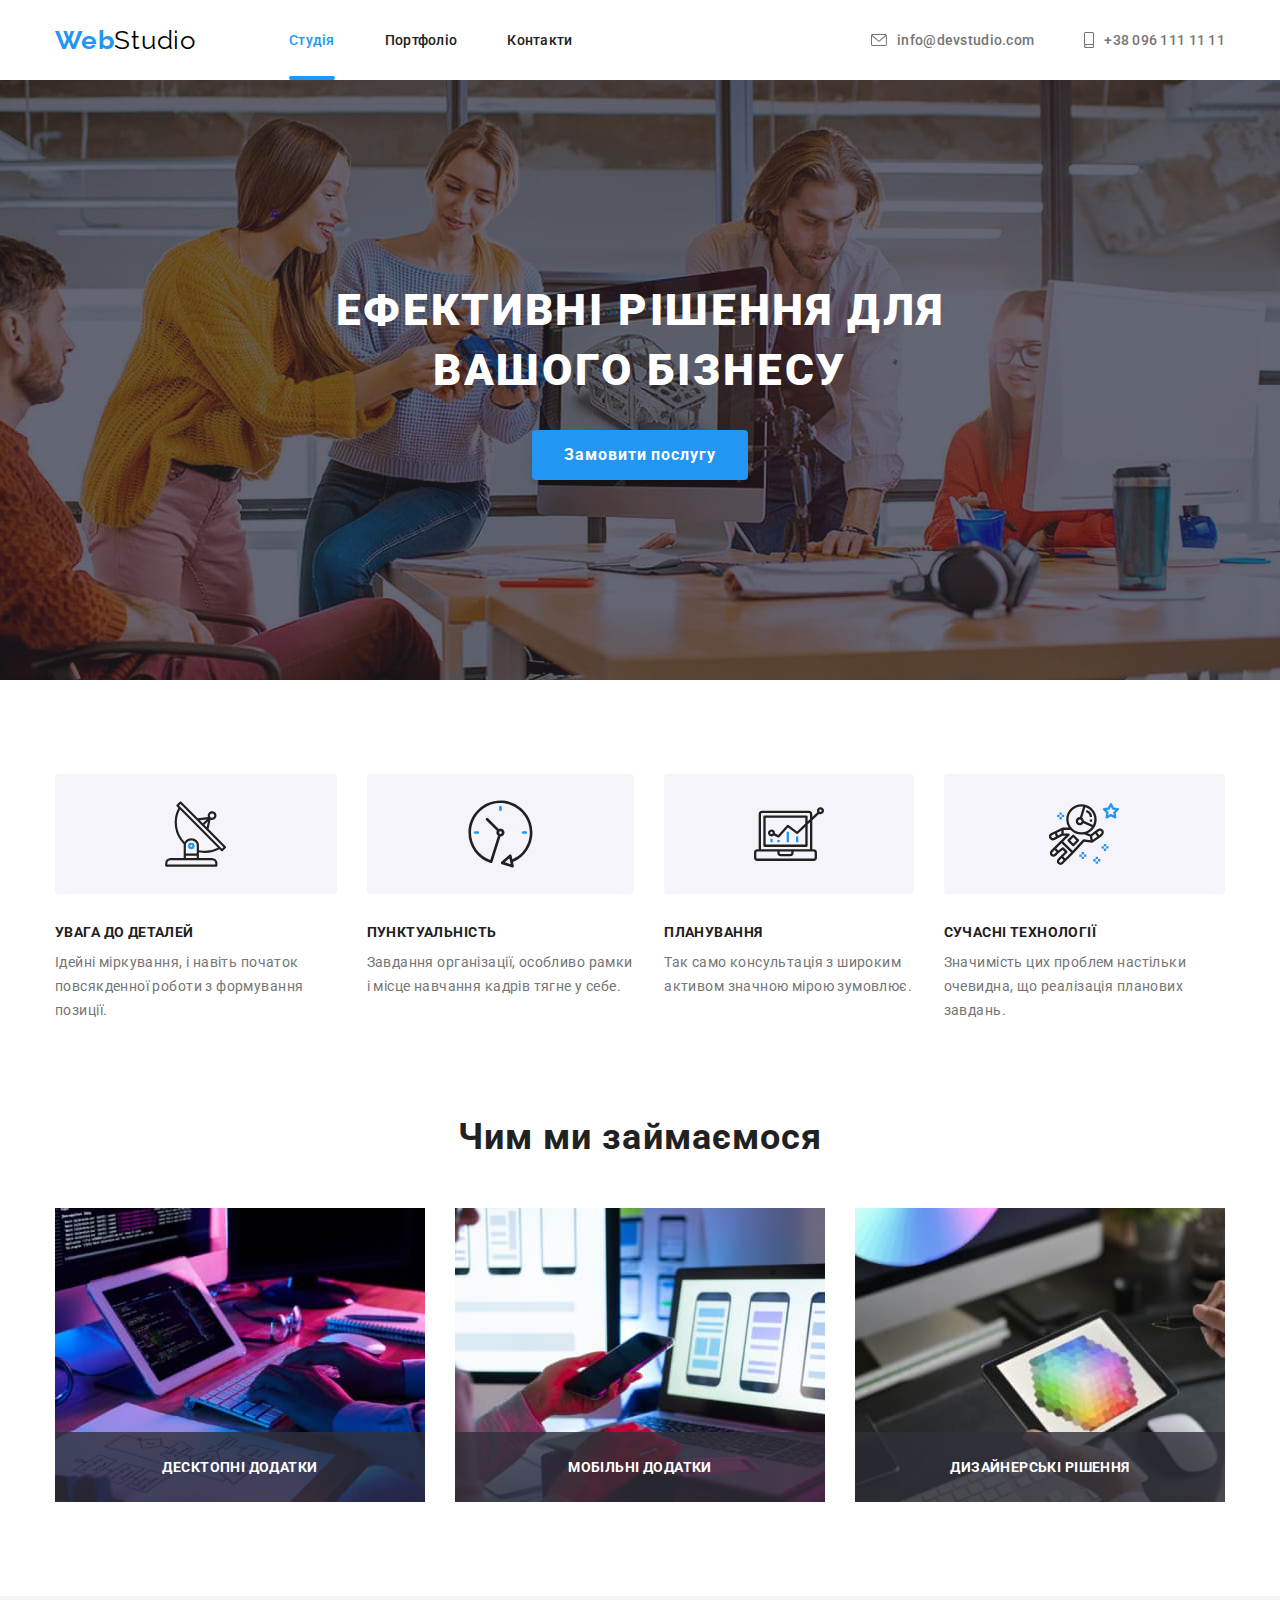
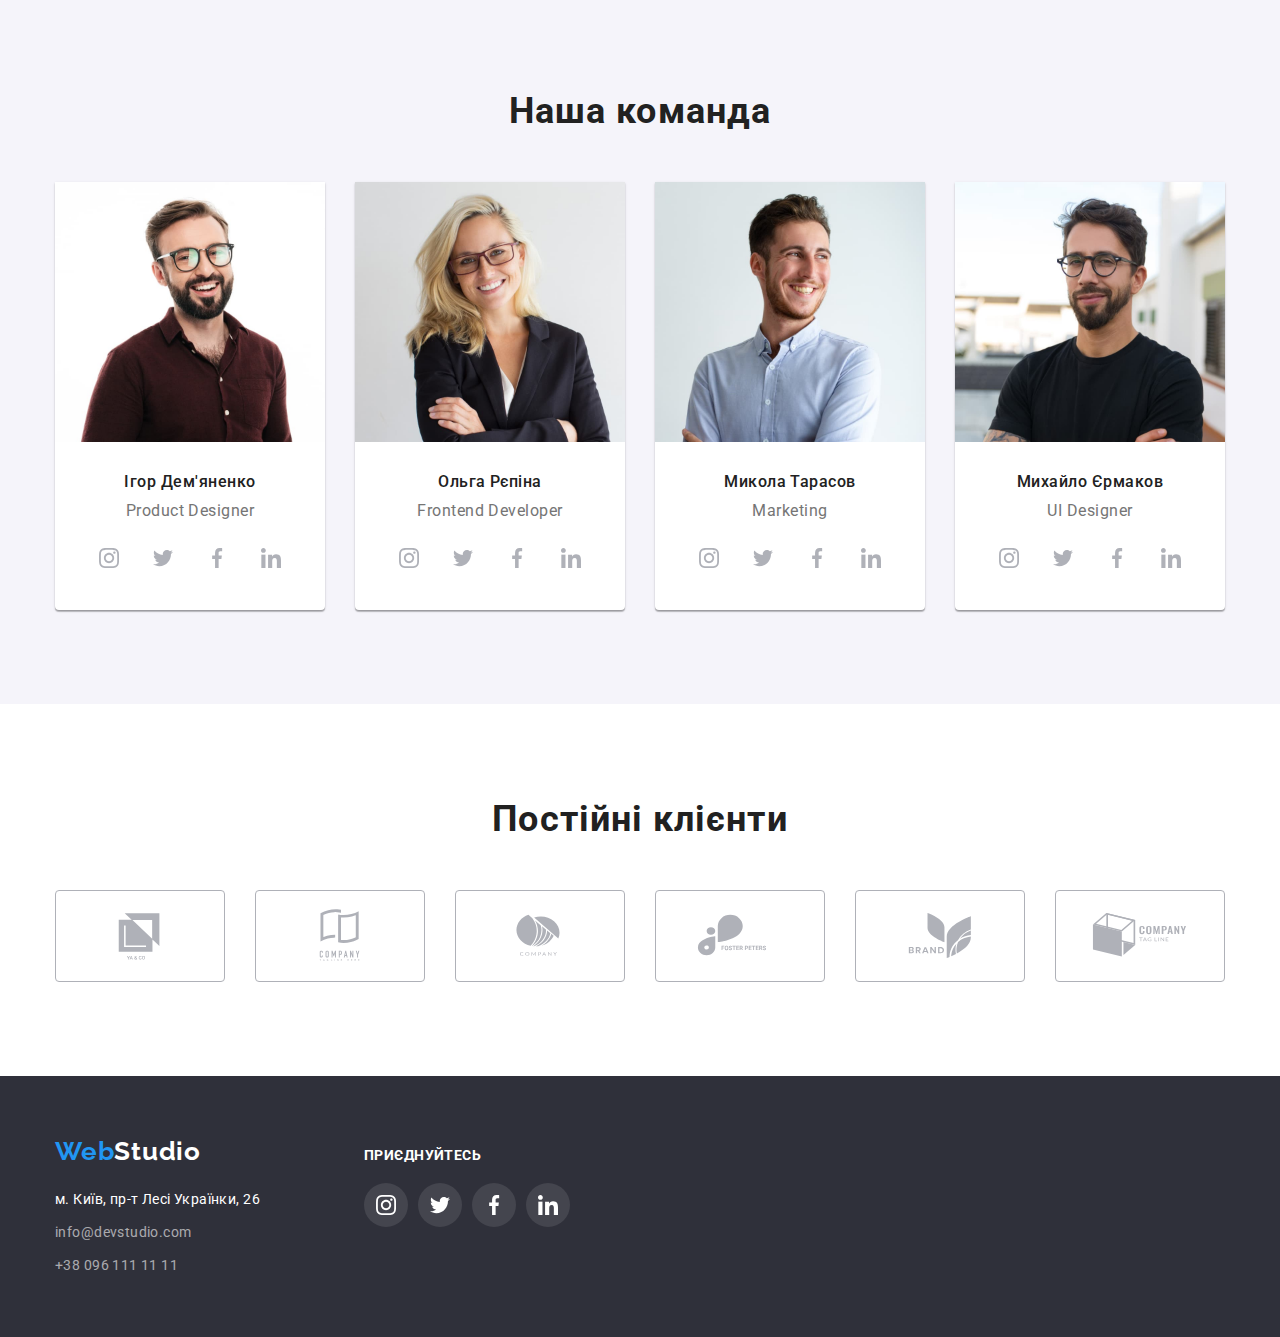
<file: index.html>
<!DOCTYPE html>
<html lang="en">
  <head>
    <meta charset="UTF-8" />
    <meta http-equiv="X-UA-Compatible" content="IE=edge" />
    <meta name="viewport" content="width=device-width, initial-scale=1.0" />
    <title>WebStudio</title>
    <link rel="preconnect" href="https://fonts.googleapis.com" />
    <link rel="preconnect" href="https://fonts.gstatic.com" crossorigin />
    <link
      href="https://fonts.googleapis.com/css2?family=Raleway:wght@700&family=Roboto:wght@400;500;700;900&display=swap"
      rel="stylesheet"
    />
    <link rel="stylesheet" href="https://cdn.jsdelivr.net/npm/modern-normalize@1.1.0/modern-normalize.min.css">
    <link rel="stylesheet" href="./css/style.css" />
  </head>
  <body>
    <header>
      <div class="container header-container">
      <nav class="header-logo">
        <a href="./index.html" class="logo">
          <span class="first-part">Web</span><span class="last-part">Studio</span>
        </a>
        <ul class="header-list list">
          <li class="header-list-item">
            <a href="./index.html" class="header-list-link current link">Cтудія</a>
          </li>
          <li class="header-list-item">
            <a href="./portfolio.html" class="header-list-link  link">Портфоліо</a>
          </li>
          <li class="header-list-item"><a href="" class="header-list-link link">Контакти</a></li>
        </ul>
      </nav>
        <div class="header-group">
        <a class="header-mailto link"
         href="mailto:info@devstudio.com">
         <svg class="url-group-icons" width="16" height="12">
              <use href="./img/icons/icons2.svg#icon-envelope"></use>
            </svg>
         info@devstudio.com
        </a>
      <a class="header-tel link" href="tel:+380961111111">
        <svg class="url-group-icons" width="10px" height="16px">
           <use href="./img/icons/icons2.svg#icon-smartphone"></use> </svg>
        +38 096 111 11 11</a>
      </div>
      </div>
    </header>
    <main>
       <section class="hero">
        <div class="container">
        <h1 class="hero-title">Ефективні рішення для вашого бізнесу</h1>
        <button data-modal-open class="hero-btn btn" type="button">Замовити послугу</button>
        </div>
      </section>
      <section class="feature-section sec">
         <div class="container">
        <h2 class="visually-hidden">Наші переваги</h2>
        <ul class="feature-list list">
          <li class="feature-list-item">
            <div class="icon-img">
               <svg class="feature-icons" width="65.32px" height="70px">
           <use href="./img/icons/icons.svg#icon-antenna"></use> </svg>
            </div>
            <h3 class="feature-list-h3">УВАГА ДО ДЕТАЛЕЙ</h3>
            <p class="feature-list-p">
              Ідейні міркування, і навіть початок повсякденної роботи з формування позиції.
            </p>
          </li>
          <li class="feature-list-item icon-clock">
            <div class="icon-img">
               <svg class="feature-icons" width="66.96px" height="70px">
           <use href="./img/icons/icons.svg#icon-clock"></use> </svg>
            </div>
            <h3 class="feature-list-h3">ПУНКТУАЛЬНІСТЬ</h3>
            <p class="feature-list-p">
              Завдання організації, особливо рамки і місце навчання кадрів тягне у себе.
            </p>
          </li>
          <li class="feature-list-item icon-comp">
            <div class="icon-img">
               <svg class="feature-icons" width="70px" height="70px">
           <use href="./img/icons/icons.svg#icon-diagram"></use> </svg>
            </div>
            <h3 class="feature-list-h3">ПЛАНУВАННЯ</h3>
            <p class="feature-list-p">
              Так само консультація з широким активом значною мірою зумовлює.
            </p>
          </li>
          <li class="feature-list-item icon-astronaut">
            <div class="icon-img">
               <svg class="feature-icons" width="70px" height="70px">
           <use href="./img/icons/icons.svg#icon-astronaut"></use> </svg>
            </div>
            <h3 class="feature-list-h3">СУЧАСНІ ТЕХНОЛОГІЇ</h3>
            <p class="feature-list-p">
              Значимість цих проблем настільки очевидна, що реалізація планових завдань.
            </p>
          </li>
        </ul>
      </div>
      </section>
      <section class="about section sec">
        <div class="container">
        <h2 class="h-about">Чим ми займаємося</h2>
        <ul class="about-list list">
          <li class="about-list-item">
            <div class="about-about">
            <img src="./img/img1.jpg" width="370" height="294" alt="makingcode" />
            <p class="deco-about">Десктопні додатки</p>
            </div>
          </li>
          <li class="about-list-item">
            <div class="about-about">
            <img src="img/img2.jpg" width="370" height="294" alt="designeforphone" />
            <p class="deco-about">Мобільні додатки</p>
            </div>
          </li>
          <li class="about-list-item">
            <div class="about-about">
            <img src="img/img3.jpg" width="370" height="294" alt="colors" />
            <p class="deco-about">Дизайнерські рішення</p>
            </div>
          </li>
        </ul>
        </div>
      </section>
      <section class="team sec">
        <div class="container">
        <h2 class="our-team">Наша команда</h2>
        <ul class="team-list list">
          <li class="teammate">
            <img src="img/img4.jpg" width="270" height="260" alt="PhotoOfIgor" />
            <div class="teammmate-about">
            <h3 class="name">Ігор Дем'яненко</h3>
            <p class="job">Product Designer</p>
            <ul class="social-list list">
              <li class="social-iteam">
                <a class="social-link link"
                href="https://www.instagram.com/"
                aria-label="instagram"
                target="_blank"
                rel="nofollow noopener noreferrer">
                <svg class="social-icon" width="20px" height="20px">
                  <use href="./img/icons/icons2.svg#icon-instagram" >
                  </use>
                </svg>
              </a>
             </li>
              <li class="social-iteam">
                <a class="social-link link"
                href="https://www.instagram.com/"
                aria-label="instagram"
                target="_blank"
                rel="nofollow noopener noreferrer">
                <svg class="social-icon" width="20px" height="20px">
                  <use href="./img/icons/icons2.svg#icon-twitter" >
                  </use>
                </svg>
              </a>
             </li>
              <li class="social-iteam">
                <a class="social-link link"
                href="https://www.instagram.com/"
                aria-label="instagram"
                target="_blank"
                rel="nofollow noopener noreferrer">
                <svg class="social-icon" width="20px" height="20px">
                  <use href="./img/icons/icons2.svg#icon-facebook" >
                  </use>
                </svg>
              </a>
             </li>
             <li class="social-iteam">
                <a class="social-link link"
                href="https://www.instagram.com/"
                aria-label="instagram"
                target="_blank"
                rel="nofollow noopener noreferrer">
                <svg class="social-icon" width="20px" height="20px">
                  <use href="./img/icons/icons2.svg#icon-linkedin" >
                  </use>
                </svg>
              </a>
             </li>
            </ul>
          </li>
          <li class="teammate">
            <img src="img/img5.jpg" width="270" height="260" alt="PhotoOfOlga" />
            <div class="teammmate-about">
            <h3 class="name">Ольга Рєпіна</h3>
            <p class="job">Frontend Developer</p>
            <ul class="social-list list">
              <li class="social-iteam">
                <a class="social-link link"
                href="https://www.instagram.com/"
                aria-label="instagram"
                target="_blank"
                rel="nofollow noopener noreferrer">
                <svg class="social-icon" width="20px" height="20px">
                  <use href="./img/icons/icons2.svg#icon-instagram" >
                  </use>
                </svg>
              </a>
             </li>
              <li class="social-iteam">
                <a class="social-link link"
                href="https://www.instagram.com/"
                aria-label="instagram"
                target="_blank"
                rel="nofollow noopener noreferrer">
                <svg class="social-icon" width="20px" height="20px">
                  <use href="./img/icons/icons2.svg#icon-twitter" >
                  </use>
                </svg>
              </a>
             </li>
              <li class="social-iteam">
                <a class="social-link link"
                href="https://www.instagram.com/"
                aria-label="instagram"
                target="_blank"
                rel="nofollow noopener noreferrer">
                <svg class="social-icon" width="20px" height="20px">
                  <use href="./img/icons/icons2.svg#icon-facebook" >
                  </use>
                </svg>
              </a>
             </li>
             <li class="social-iteam">
                <a class="social-link link"
                href="https://www.instagram.com/"
                aria-label="instagram"
                target="_blank"
                rel="nofollow noopener noreferrer">
                <svg class="social-icon" width="20px" height="20px">
                  <use href="./img/icons/icons2.svg#icon-linkedin" >
                  </use>
                </svg>
              </a>
             </li>
            </ul>
          </li>
          <li class="teammate">
            <img src="img/img6.jpg" width="270" height="260" alt="PhotoOfMikola" />
            <div class="teammmate-about">
            <h3 class="name">Микола Тарасов</h3>
            <p class="job">Marketing</p>
            <ul class="social-list list">
              <li class="social-iteam">
                <a class="social-link link"
                href="https://www.instagram.com/"
                aria-label="instagram"
                target="_blank"
                rel="nofollow noopener noreferrer">
                <svg class="social-icon" width="20px" height="20px">
                  <use href="./img/icons/icons2.svg#icon-instagram" >
                  </use>
                </svg>
              </a>
             </li>
              <li class="social-iteam">
                <a class="social-link link"
                href="https://www.instagram.com/"
                aria-label="instagram"
                target="_blank"
                rel="nofollow noopener noreferrer">
                <svg class="social-icon" width="20px" height="20px">
                  <use href="./img/icons/icons2.svg#icon-twitter" >
                  </use>
                </svg>
              </a>
             </li>
              <li class="social-iteam">
                <a class="social-link link"
                href="https://www.instagram.com/"
                aria-label="instagram"
                target="_blank"
                rel="nofollow noopener noreferrer">
                <svg class="social-icon" width="20px" height="20px">
                  <use href="./img/icons/icons2.svg#icon-facebook" >
                  </use>
                </svg>
              </a>
             </li>
             <li class="social-iteam">
                <a class="social-link link"
                href="https://www.instagram.com/"
                aria-label="instagram"
                target="_blank"
                rel="nofollow noopener noreferrer">
                <svg class="social-icon" width="20px" height="20px">
                  <use href="./img/icons/icons2.svg#icon-linkedin" >
                  </use>
                </svg>
              </a>
             </li>
            </ul>
          </li>
          <li class="teammate">
            <img src="img/img7.jpg" width="270" height="260" alt="PhotoOfMihaylo" />
            <div class="teammmate-about">
            <h3 class="name">Михайло Єрмаков</h3>
            <p class="job">UI Designer</p>
            <ul class="social-list list">
              <li class="social-iteam">
                <a class="social-link link"
                href="https://www.instagram.com/"
                aria-label="instagram"
                target="_blank"
                rel="nofollow noopener noreferrer">
                <svg class="social-icon" width="20px" height="20px">
                  <use href="./img/icons/icons2.svg#icon-instagram" >
                  </use>
                </svg>
              </a>
             </li>
              <li class="social-iteam">
                <a class="social-link link"
                href="https://www.instagram.com/"
                aria-label="instagram"
                target="_blank"
                rel="nofollow noopener noreferrer">
                <svg class="social-icon" width="20px" height="20px">
                  <use href="./img/icons/icons2.svg#icon-twitter" >
                  </use>
                </svg>
              </a>
             </li>
              <li class="social-iteam">
                <a class="social-link link"
                href="https://www.instagram.com/"
                aria-label="instagram"
                target="_blank"
                rel="nofollow noopener noreferrer">
                <svg class="social-icon" width="20px" height="20px">
                  <use href="./img/icons/icons2.svg#icon-facebook" >
                  </use>
                </svg>
              </a>
             </li>
             <li class="social-iteam">
                <a class="social-link link"
                href="https://www.instagram.com/"
                aria-label="instagram"
                target="_blank"
                rel="nofollow noopener noreferrer">
                <svg class="social-icon" width="20px" height="20px">
                  <use href="./img/icons/icons2.svg#icon-linkedin" >
                  </use>
                </svg>
              </a>
             </li>
            </ul>
          </li>
        </ul>
        </div>
      </section>
      <section class="clients sec">
        <div class="container">
       <h2 class="our-clients">Постійні клієнти</h2>
       <ul class="clients-list list">
        <li class="client-iteam">
        <a class="client-link link"
                href="./"
                aria-label="client"
                target="_blank"
                rel="nofollow noopener noreferrer">
            <svg class="clients-icon" width="106px" height="60px">
                <use href="./img/icons/icons2.svg#icon-Logo1" >
                </use>
            </svg>
        </a>
        </li>
        <li class="client-iteam">
           <a class="client-link link"
                href="./"
                aria-label="client"
                target="_blank"
                rel="nofollow noopener noreferrer">
            <svg class="clients-icon" width="106px" height="60px">
                <use href="./img/icons/icons2.svg#icon-Logo2" >
                </use>
            </svg>
           </a>
        </li>
        <li class="client-iteam">
           <a class="client-link link"
                href="./"
                aria-label="client"
                target="_blank"
                rel="nofollow noopener noreferrer">
            <svg class="clients-icon" width="106px" height="60px">
                <use href="./img/icons/icons2.svg#icon-Logo3" >
                </use>
            </svg>
           </a>
        </li>
        <li class="client-iteam">
           <a class="client-link link"
                href="./"
                aria-label="client"
                target="_blank"
                rel="nofollow noopener noreferrer">
            <svg class="clients-icon" width="106px" height="60px">
                <use href="./img/icons/icons2.svg#icon-Logo" >
                </use>
            </svg>
           </a>
        </li>
        <li class="client-iteam">
           <a class="client-link link"
                href="./"
                aria-label="client"
                target="_blank"
                rel="nofollow noopener noreferrer">
            <svg class="clients-icon" width="106px" height="60px">
                <use href="./img/icons/icons2.svg#icon-Logo5" >
                </use>
            </svg>
           </a>
        </li>
        <li class="client-iteam">
           <a class="client-link link"
                href="./"
                aria-label="client"
                target="_blank"
                rel="nofollow noopener noreferrer">
            <svg class="clients-icon" width="106px" height="60px">
                <use href="./img/icons/icons2.svg#icon-Logo6" >
                </use>
            </svg>
           </a>
        </li>
       </ul>
        </div>
      </section>
      </main>
    <footer class="footerride">
      <div class="footercontain container">
      <div class=" footer-list">
      <a href="./index.html" class="logo foot">
        <span class="first-part">Web</span><span class="last-part-footer">Studio</span>
      </a>
      <address class="address">
        <ul class="address-list list">
          <li class="add-list-item">
            <a
              class="footer-map-link list link"
              href="https://goo.gl/maps/yoNZSvFZ2nC8nKNN8"
              target="_blank"
              rel="noopener noreferrer nofollow"
              >м. Київ, пр-т Лесі Українки, 26
            </a>
          </li>
          <li class="add-list-item">
            <a class="footer-mailto-link list link" href="mailto:info@devstudio.com"
              >info@devstudio.com</a
            >
          </li>
          <li class="add-list-item">
            <a class="footer-tel-link list link" href="tel:+380961111111">+38 096 111 11 11</a>
          </li>
        </ul>
      </address>
      </div>
      <div class="join-h">
        <p class="join-us">Приєднуйтесь</p>
        <ul class="join-list list link">
          <li class="join-iteam">
            <a class="join-link link"
                href="https://www.instagram.com/"
                aria-label="instagram"
                target="_blank"
                rel="nofollow noopener noreferrer">
                <svg class="join-icon" width="20px" height="20px">
                  <use href="./img/icons/icons2.svg#icon-instagram" >
                  </use>
                </svg>
              </a>
          </li>
          <li class="join-iteam">
            <a class="join-link link"
                href="https://www.instagram.com/"
                aria-label="twi"
                target="_blank"
                rel="nofollow noopener noreferrer">
                <svg class="join-icon" width="20px" height="20px">
                  <use href="./img/icons/icons2.svg#icon-twitter" >
                  </use>
                </svg>
              </a>
          </li>
          <li class="join-iteam">
            <a class="join-link link"
                href="https://www.instagram.com/"
                aria-label="facebook"
                target="_blank"
                rel="nofollow noopener noreferrer">
                <svg class="join-icon" width="20px" height="20px">
                  <use href="./img/icons/icons2.svg#icon-facebook" >
                  </use>
                </svg>
              </a>
          </li>
           <li class="join-iteam">
            <a class="join-link link"
                href="https://www.instagram.com/"
                aria-label="in"
                target="_blank"
                rel="nofollow noopener noreferrer">
                <svg class="join-icon" width="20px" height="20px">
                  <use href="./img/icons/icons2.svg#icon-linkedin" >
                  </use>
                </svg>
              </a>
          </li>
        </ul>
      </div>
    </footer>
    <div class="backdrop is-hidden" data-modal>
      <div class="modal">
        <button  data-modal-close class="modal-close" type="button>" >
          <svg class="modal-close-img" width="30px" height="30px">
        <use href="./img/icons/close (2).svg#icon-close-black-18dp-2-1"></use>
      </svg>
        </button>
      </div>
    </div>
    <script src="./js/modal.js"></script>
  </body>
</html>
</file>
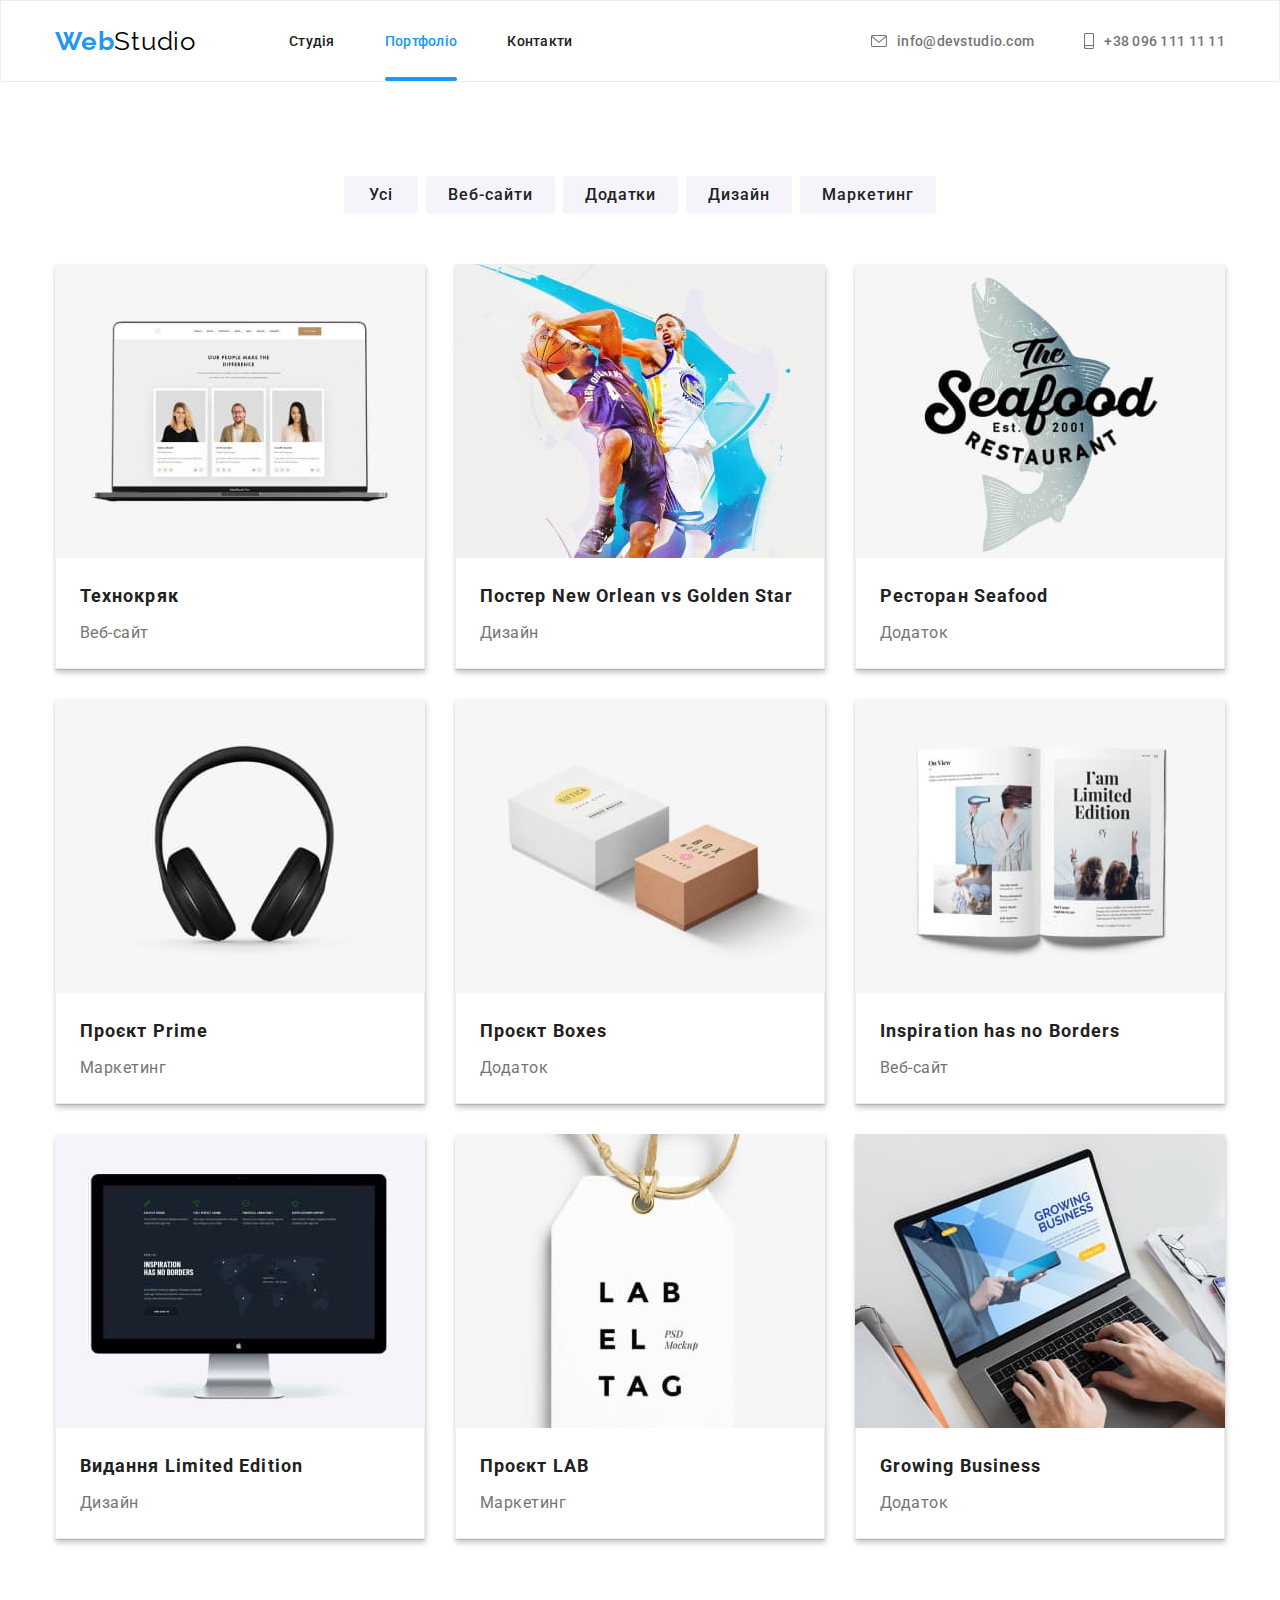
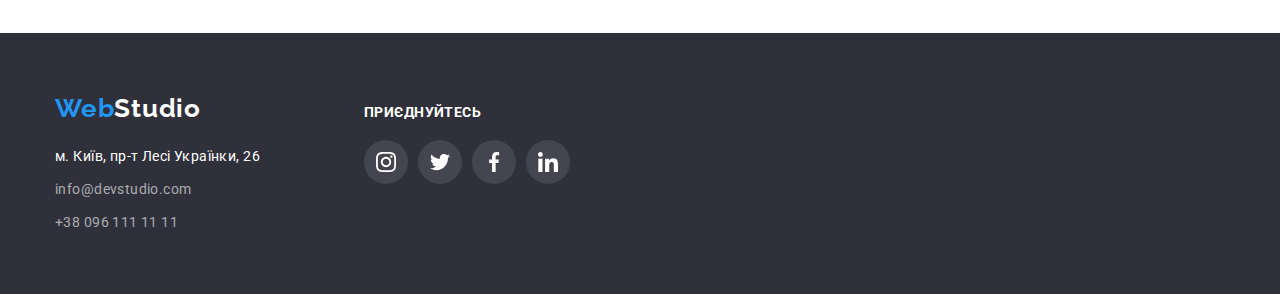
<file: portfolio.html>
<!DOCTYPE html>
<html lang="en">
  <head>
    <meta charset="UTF-8" />
    <meta http-equiv="X-UA-Compatible" content="IE=edge" />
    <meta name="viewport" content="width=device-width, initial-scale=1.0" />
    <link rel="preconnect" href="https://fonts.googleapis.com">
<link rel="preconnect" href="https://fonts.gstatic.com" crossorigin>
<link href="https://fonts.googleapis.com/css2?family=Raleway:wght@700&family=Roboto:wght@400;500;700;900&display=swap" rel="stylesheet">
<link rel="stylesheet" href="https://cdn.jsdelivr.net/npm/modern-normalize@1.1.0/modern-normalize.min.css">
<link rel="stylesheet" href="./css/style.css">
 <link rel="stylesheet" href="https://cdn.jsdelivr.net/npm/modern-normalize@1.1.0/modern-normalize.min.css">
    <link rel="stylesheet" href="./css/style.css" />
    <title>WebStudio</title>
  </head>
  <body>
    <header class="brd">
      <div class="container header-container">
      <nav class="header-logo">
        <a href="./index.html" class="logo">
          <span class="first-part">Web</span><span class="last-part">Studio</span>
        </a>
        <ul class="header-list list">
          <li class="header-list-item">
            <a href="./index.html" class="header-list-link link">Cтудія</a>
          </li>
          <li class="header-list-item">
            <a href="./portfolio.html" class="header-list-link current  link">Портфоліо</a>
          </li>
          <li class="header-list-item"><a href="" class="header-list-link link">Контакти</a></li>
        </ul>
      </nav>
        <div class="header-group">
        <a class="header-mailto link"
         href="mailto:info@devstudio.com">
         <svg class="url-group-icons" width="16" height="12">
              <use href="./img/icons/icons2.svg#icon-envelope"></use>
            </svg>
         info@devstudio.com
        </a>
      <a class="header-tel link" href="tel:+380961111111">
        <svg class="url-group-icons" width="10px" height="16px">
           <use href="./img/icons/icons2.svg#icon-smartphone"></use> </svg>
        +38 096 111 11 11</a>
      </div>
      </div>
    </header>
    <main>
      <section class="portfolio sec">
      <h1 class="h1-hidden">Портфоліо</h1>
      <div class="container ">
           <ul class="prj-btn-l list">
           <li><button class="prj-btn all" type="button">Усі</button></li>
           <li><button class="prj-btn webs" type="button">Веб-сайти</button></li>
           <li><button class="prj-btn apps" type="button">Додатки</button></li>
           <li><button class="prj-btn design" type="button">Дизайн</button></li>
           <li><button class="prj-btn market" type="button">Маркетинг</button></li>
           </ul>
          <ul class="prj-list list">
            <li class="prj-list-item"> 
            <a class="prj-link link"
                href="./"
                aria-label="prj"
                target="_blank"
                rel="nofollow noopener noreferrer"> 
            <div class="prj-about">
            <img 
            src="./img/img16.jpg"
            width="370"
            height="294"
            top="262"
            left="215"
            alt="texnokryak">
            <div class="portfolio-card-overlay">
              <p class="overlay-text">
                Ресурс пропонує комплексні пропозиції з різним рівнем функціоналу та сервісів. Все це дозволить відвідувачу отримати вичерпні відомості про компанію чи приватну особу.
              </p>
            </div>
              </div>
            <div class="prj-img-text">
                <h2 class="prj-img-h2">Технокряк</h2>
                <p class="prj-img-p">Веб-сайт</p>
            </div>
            </img>
          </a> 
        </li>
        <li class="prj-list-item">
          <a class="prj-link link"
                href="./"
                aria-label="prj"
                target="_blank"
                rel="nofollow noopener noreferrer">
            <div class="prj-about">
            <img src="./img/img 8.jpg" 
            width="370"
            height="294"
            top="262"
            left="215"
            alt="backetballplayers">
             <div class="portfolio-card-overlay">
              <p class="overlay-text">
                Ресурс пропонує комплексні пропозиції з різним рівнем функціоналу та сервісів. Все це дозволить відвідувачу отримати вичерпні відомості про компанію чи приватну особу.
              </p>
            </div>
            </div>
            <div class="prj-img-text">
                <h2 class="prj-img-h2">Постер New Orlean vs Golden Star</h2>
                <p class="prj-img-p">Дизайн</p>
            </div>
            </img>
          </a>
        </li>
        <li class="prj-list-item">
          <div class="prj-about">
          <a class="prj-link link"
                href="./"
                aria-label="prj"
                target="_blank"
                rel="nofollow noopener noreferrer">
                <div class="prj-about">
            <img src="./img/img 9.jpg"
            width="370"
            height="294"
            top="262"
            left="215"
             alt="theseafood">
             <div class="portfolio-card-overlay">
              <p class="overlay-text">
                Ресурс пропонує комплексні пропозиції з різним рівнем функціоналу та сервісів. Все це дозволить відвідувачу отримати вичерпні відомості про компанію чи приватну особу.
              </p>
            </div>
            </div>
             <div class="prj-img-text">
                <h2 class="prj-img-h2">Ресторан Seafood</h2>
                <p class="prj-img-p">Додаток</p>
            </div>
            </img>
            </a>
        </li>
        <li class="prj-list-item">
          <a class="prj-link link"
                href="./"
                aria-label="prj"
                target="_blank"
                rel="nofollow noopener noreferrer">
                <div class="prj-about">
            <img src="./img/img 10.jpg"
            width="370"
            height="294"
            top="262"
            left="215"
             alt="headphones">
             <div class="portfolio-card-overlay">
              <p class="overlay-text">
                Ресурс пропонує комплексні пропозиції з різним рівнем функціоналу та сервісів. Все це дозволить відвідувачу отримати вичерпні відомості про компанію чи приватну особу.
              </p>
            </div>
            </div>
             <div class="prj-img-text">
                <h2 class="prj-img-h2">Проєкт Prime</h2>
                <p class="prj-img-p">Маркетинг</p>
            </div>
            </img>
          </a>
        </li>
        <li class="prj-list-item">
          <a class="prj-link link"
                href="./"
                aria-label="prj"
                target="_blank"
                rel="nofollow noopener noreferrer">
                   <div class="prj-about">
            <img src="./img/img 11.jpg"
            width="370"
            height="294"
            top="262"
            left="215"
            alt="boxes">
            <div class="portfolio-card-overlay">
              <p class="overlay-text">
                Ресурс пропонує комплексні пропозиції з різним рівнем функціоналу та сервісів. Все це дозволить відвідувачу отримати вичерпні відомості про компанію чи приватну особу.
              </p>
            </div>
            </div>
            <div class="prj-img-text">
                <h2 class="prj-img-h2">Проєкт Boxes</h2>
                <p class="prj-img-p">Додаток</p>
            </div>
            </img>
          </a>
        </li>
        <li class="prj-list-item">
          <a class="prj-link link"
                href="./"
                aria-label="prj"
                target="_blank"
                rel="nofollow noopener noreferrer">
                <div class="prj-about">
            <img src="./img/img 12.jpg"
            width="370"
            height="294"
            top="262"
            left="215"
            alt="website">
            <div class="portfolio-card-overlay">
              <p class="overlay-text">
                Ресурс пропонує комплексні пропозиції з різним рівнем функціоналу та сервісів. Все це дозволить відвідувачу отримати вичерпні відомості про компанію чи приватну особу.
              </p>
            </div>
            </div>
            <div class="prj-img-text">
                <h2 class="prj-img-h2">Inspiration has no Borders</h2>
                <p class="prj-img-p">Веб-сайт</p>
            </div>
            </img>
          </a>
        </li>
        <li class="prj-list-item">
          <a class="prj-link link"
                href="./"
                aria-label="prj"
                target="_blank"
                rel="nofollow noopener noreferrer">
                 <div class="prj-about">
            <img src="./img/img 13.jpg"
            width="370"
            height="294"
            top="262"
            left="215"
            alt="magazine">
            <div class="portfolio-card-overlay">
              <p class="overlay-text">
                Ресурс пропонує комплексні пропозиції з різним рівнем функціоналу та сервісів. Все це дозволить відвідувачу отримати вичерпні відомості про компанію чи приватну особу.
              </p>
            </div>
            </div>
            <div class="prj-img-text">
                <h2 class="prj-img-h2">Видання Limited Edition</h2>
                <p class="prj-img-p">Дизайн</p>
            </div>
            </img>
          </a>
        </li>
        <li class="prj-list-item">
          <a class="prj-link link"
                href="./"
                aria-label="prj"
                target="_blank"
                rel="nofollow noopener noreferrer">
                <div class="prj-about">
            <img src="./img/img 14.jpg"
            width="370"
            height="294"
            top="262"
            left="215"
            alt="tag">
            <div class="portfolio-card-overlay">
              <p class="overlay-text">
                Ресурс пропонує комплексні пропозиції з різним рівнем функціоналу та сервісів. Все це дозволить відвідувачу отримати вичерпні відомості про компанію чи приватну особу.
              </p>
            </div>
            </div>
            <div class="prj-img-text">
                <h2 class="prj-img-h2">Проєкт LAB</h2>
                <p class="prj-img-p">Маркетинг</p>
            </div>
            </img>
          </a>
        </li>
        <li class="prj-list-item">
          <a class="prj-link link"
                href="./"
                aria-label="prj"
                target="_blank"
                rel="nofollow noopener noreferrer">
                     <div class="prj-about">
            <img src="./img/img 15.jpg"
            width="370"
            height="294"
            top="262"
            left="215"
             alt="notebook">
             <div class="portfolio-card-overlay">
              <p class="overlay-text">
                Ресурс пропонує комплексні пропозиції з різним рівнем функціоналу та сервісів. Все це дозволить відвідувачу отримати вичерпні відомості про компанію чи приватну особу.
              </p>
            </div>
            </div>
             <div class="prj-img-text">
                <h2 class="prj-img-h2">Growing Business</h2>
                <p class="prj-img-p">Додаток</p>
            </div>
            </img>
          </a>
        </li>
      </ul>
      </div>
       </section>
    </main>
        <footer class="footerride">
      <div class="footercontain container">
      <div class=" footer-list">
      <a href="./index.html" class="logo foot">
        <span class="first-part">Web</span><span class="last-part-footer">Studio</span>
      </a>
      <address class="address">
        <ul class="address-list list">
          <li class="add-list-item">
            <a
              class="footer-map-link list link"
              href="https://goo.gl/maps/yoNZSvFZ2nC8nKNN8"
              target="_blank"
              rel="noopener noreferrer nofollow"
              >м. Київ, пр-т Лесі Українки, 26
            </a>
          </li>
          <li class="add-list-item">
            <a class="footer-mailto-link list link" href="mailto:info@devstudio.com"
              >info@devstudio.com</a
            >
          </li>
          <li class="add-list-item">
            <a class="footer-tel-link list link" href="tel:+380961111111">+38 096 111 11 11</a>
          </li>
        </ul>
      </address>
      </div>
      <div class="join-h">
        <p class="join-us">Приєднуйтесь</p>
        <ul class="join-list list link">
          <li class="join-iteam">
            <a class="join-link link"
                href="https://www.instagram.com/"
                aria-label="instagram"
                target="_blank"
                rel="nofollow noopener noreferrer">
                <svg class="join-icon" width="20px" height="20px">
                  <use href="./img/icons/icons2.svg#icon-instagram" >
                  </use>
                </svg>
              </a>
          </li>
          <li class="join-iteam">
            <a class="join-link link"
                href="https://www.instagram.com/"
                aria-label="twi"
                target="_blank"
                rel="nofollow noopener noreferrer">
                <svg class="join-icon" width="20px" height="20px">
                  <use href="./img/icons/icons2.svg#icon-twitter" >
                  </use>
                </svg>
              </a>
          </li>
          <li class="join-iteam">
            <a class="join-link link"
                href="https://www.instagram.com/"
                aria-label="facebook"
                target="_blank"
                rel="nofollow noopener noreferrer">
                <svg class="join-icon" width="20px" height="20px">
                  <use href="./img/icons/icons2.svg#icon-facebook" >
                  </use>
                </svg>
              </a>
          </li>
           <li class="join-iteam">
            <a class="join-link link"
                href="https://www.instagram.com/"
                aria-label="in"
                target="_blank"
                rel="nofollow noopener noreferrer">
                <svg class="join-icon" width="20px" height="20px">
                  <use href="./img/icons/icons2.svg#icon-linkedin" >
                  </use>
                </svg>
              </a>
          </li>
        </ul>
      </div>
    </footer>
  </body>
</html>
</file>
<file: css/style.css>
:root {
    --brand-color1: #212121;
    --brand-color2: #FFFFFF;
    --brand-color3: #757575;
    --brand-color4: #2196F3;
    --brand-color5: #EEEEEE;
    --brand-color6: #000000;
    --brand-color7: #F5F4FA;
    --brand-color8: #FFFFFF99;
    --brand-color9: #2F303A;
    --brand-color10: #ECECEC;
}
body {
    font-family: 'Roboto', sans-serif;
    background-color: #FFFFFF;
      color: #212121;
    font-size: 14px;
    letter-spacing: 0.03em;
}
h1,
h2,
h3,
h4,
h5,
h6,
P {
    margin: 0;
}
img {
    display: block;
    max-width: 100%;
    height: auto;
}
.link {
    text-decoration: none;
    color: currentColor;
}
.list {
    list-style: none;
    margin: 0;
    padding: 0;
}

.container { 
    width: 1200px;
    margin: 0 auto;
    padding: 0 15px;
}
.header-container {
    display: flex;
    align-items: center;
    }
.brd {
    border: 1px solid #ECECEC;

}
.header-group {
    display: flex;
    align-items: center;
    margin-left: auto;
}
.logo {
    margin-right: 93px;
}

.header-list-item:not(:last-child){
    margin-right: 50px;
}


.header-mailto {
    margin-right: 50px;
}
.header-list {
    display: block;
    align-items: center;
    padding: 34, 0;
}
.header-logo {
    display: flex;
    align-items: center;
}

.logo {
    text-decoration: none;
}
.logo {
    font-family: 'Raleway', sans-serif;
            font-weight: 700;
                font-size: 26px;
                line-height: calc(31/26);
                letter-spacing: 0.03em;
                color: #2196F3;
}

.last-part {
        
        font-weight: 400;
        font-size: 26px;
        line-height: calc(36.96/26);
        letter-spacing: 0.03em;
        color: #000000;
}
.address { 
    margin-top: 20px;
}


.list {
    text-decoration: none;
        list-style: none;
}



.link {
        text-decoration: none;
        list-style: none;
}

.header-list {
    font-weight: 500;
    font-size: 14px;
    line-height: calc(16/14);
    letter-spacing: 0.02em;
    color: #212121;
}

.header-list-link {
        font-weight: 500;
        font-size: 14px;
        line-height: calc(16/14);
        letter-spacing: 0.02em;
        color: #212121;
        padding: 32px 0;
        display: block;

        transition-property: color;
        transition-duration: 250ms;
        transition-timing-function: cubic-bezier(0.4, 0, 0.2, 1);
}
.url-gruop {
    margin-left: 340px;
}
.header-mailto:hover {
    color: #2196F3;
}
.header-tel:hover {
    color: #2196F3;
}

.url-group-icons {
    margin-right: 10px;
    fill: currentColor;
}
.url-group-icons:hover {
    fill: #2196F3;
    color: #2196F3;
}
.header-list-link:hover {
    color: #2196F3;
}

.header-tel {
    font-weight: 500;
    font-size: 14px;
    line-height: calc(16/14);
    letter-spacing: 0.02em;
    color: #757575;
    display: flex;
    align-items: center;
    transition-property: color;
    transition-duration: 250ms;
    transition-timing-function: cubic-bezier(0.4, 0, 0.2, 1);

    }
.header-mailto {
    font-weight: 500;
    font-size: 14px;
    line-height: calc(16/14);
    letter-spacing: 0.02em;
    color: #757575; 
    display: flex;
    align-items: center;
    transition-property: color;
    transition-duration: 250ms;
    transition-timing-function: cubic-bezier(0.4, 0, 0.2, 1);
}
.header-container {
    display: flex;
    align-items: center;
}
.header-list {
    display: flex;
}
.header-group { 
    display: flex;
    align-items: center;
    margin-left: auto;
}
.header-list-item {
    position: relative;
}
.header-list-link::after {
    content: "";
    position: absolute;
    display: block;
    bottom: 0;
    left: 0;
    width: 100%;
    height: 4px;
    background-color: #2196F3;
    border-radius: 4px;
    opacity: 0;
}
.header-list-link.current::after,
.header-list-link:hover {
    opacity: 1;
}
.prj-btn-l {
    display: flex;
    gap: 8px;
    align-items: center;
    justify-content: center; 
   margin-bottom: 50px;
  
}
.all {
    padding-top: 6px;
    padding-bottom: 6px;
    padding-left: 25px;
    padding-right: 25px;
}
.webs {
    padding-top: 6px;
    padding-bottom: 6px;
    padding-left: 22px;
    padding-right: 22px;
}
.apps {
    padding-top: 6px;
    padding-bottom: 6px;
    padding-left: 22px;
    padding-right: 22px;
}
.design {
    padding-top: 6px;
    padding-bottom: 6px;
    padding-left: 22px;
    padding-right: 22px;
    }
.market {
    padding-top: 6px;
    padding-bottom: 6px;
    padding-left: 22px;
    padding-right: 22px
}
.prj-btn { 
    border: none;
}
.prj-list {
    display: flex;
    flex-wrap: wrap;
    gap: 30px;
}
.prj-img-text {
    border: 1px solid #EEEEEE;
    border-top: none;
    padding: 20px 24px;
}

.current {
    color: #2196F3;
}
 .hero {
    max-width: 1600px;
    height: 600px;
    margin-left: auto;
    margin-right: auto;
    background-color: #2F303A;
    background-image: linear-gradient( rgba(47, 48, 58, 0.4), rgba(47, 48, 58, 0.4)), url(../img/Img\ 17.jpg);
    background-repeat: no-repeat;
    background-size: cover;
    background-position: center;

 }
 
 .sec {
    padding-top: 94px;
    padding-bottom: 94px;
 }
.hero-btn {
    margin-top: 30px;
    border: none;
    padding: 10px 32px;
}
.hero {
    padding-top: 200px;
    padding-bottom: 200px;
    text-align: center;
}

 .hero-title {
    font-weight: 900;
        font-size: 44px;
        line-height: calc(60/44);
        text-align: center;
        letter-spacing: 0.06em;
        text-transform: uppercase;
        color: #FFFFFF;
        width: 696px;
        margin: 0 auto;
 }
 .btn {
    cursor: pointer;
 }
 .hero-btn {
        font-family: 'Roboto';
        font-style: normal;
        font-weight: 700;
        font-size: 16px;
        line-height: calc(30/16);
        align-items: center;
        text-align: center;
        letter-spacing: 0.06em;
        color: #FFFFFF;
        background-color: #2196F3;
        box-shadow: 0px 4px 4px rgba(0, 0, 0, 0.15);
        border-radius: 4px;

        transition-property: background-color;
        transition-duration: 250ms;
        transition-timing-function: cubic-bezier(0.4, 0, 0.2, 1);
 }
 .hero-btn:hover {
     background-color: #188CE8;
 }
  .visually-hidden {
      position: absolute;
      width: 1px;
      height: 1px;
      margin: -1px;
      border: 0;
      padding: 0;

      white-space: nowrap;
      clip-path: inset(100%);
      clip: rect(0 0 0 0);
      overflow: hidden;
  }
  .feature-list {
    display: flex;
  }
  .feature-list-item:not(:last-child){
    margin-right: 30px;
  }
 .feature-list {

      text-decoration: none;
      list-style: none;
    
 }
 .feature-list-h3 {
        font-weight: 700;
        font-size: 14px;
        line-height: calc(16/14);
        letter-spacing: 0.03em;
        text-transform: uppercase;
        color: #212121;
        margin-bottom: 10px;
 } 
  .icon-img {
        content: "";
        display: flex;
        justify-content: center;
        align-items: center;
        height: 120px;
        background-repeat: no-repeat;
        background-position: center;
        margin-bottom: 30px;
        background-color: #F5F4FA;
        align-items: center;
        border-radius: 4px;
        
     }

 .feature-list-p {
        font-weight: 400;
        font-size: 14px;
        line-height: calc(24/14);
        letter-spacing: 0.03em;
        color: #757575;
 }
  .team {
      background: #F5F4FA;
      padding-inline-start: 94px 0;
  }
  .about{
    padding-top: 0px;
  }
 .about-list {
    display: flex;
   
 }
 .about-list-item:not(:last-child){
    margin-right: 30px;
    
 }
 .h-about {
        font-weight: 700;
        font-size: 36px;
        line-height: calc(42/36);
        text-align: center;
        letter-spacing: 0.03em;
        color: #212121;
        margin-bottom: 50px;
 }
 .about-about {
    position: relative;
 }
 .deco-about {
    display: flex;
    position: absolute;
    width: 370px;
    height: 70px;
    color: #FFFFFF;
    justify-content: center;
    align-items: center;
    bottom: 0;
    background-color:  rgba(47, 48, 58, 0.8);
    font-weight: 700;
    line-height: calc(16\14);
    text-align: center;
    text-transform: uppercase;
 }
.team-list { 
    display: flex;
    align-items: center;
}

.teammate {
    margin-right: 30px;
    box-shadow: 0px 1px 3px rgba(0, 0, 0, 0.12), 0px 1px 1px rgba(0, 0, 0, 0.14), 0px 2px 1px rgba(0, 0, 0, 0.2);
    border-radius: 0px 0px 4px 4px;
    background-color: var(--brand-color2);
}
.teammate:last-child {
    margin-right: 0px;
}
.our-team {
        font-weight: 700;
        font-size: 36px;
        line-height: 42px;
        text-align: center;
        letter-spacing: 0.03em;
        color: #212121;
        margin-bottom: 50px;
 }
 .name{
    font-weight: 500;
        font-size: 16px;
        line-height: calc(19/16);
        text-align: center;
        letter-spacing: 0.03em;
        color: #212121;
        margin-bottom: 10px;
 }
 .job {
    font-weight: 400;
        font-size: 16px;
        line-height: calc(19/16);
        text-align: center;
        letter-spacing: 0.03em;
    
        color: #757575;
 }
 .teammmate-about {
    padding: 30px 0;
 }
.social-list {
    display: flex;
    justify-content: center;
    margin-top: 16px;
    gap: 10px;
}
.social-iteam {
    width: 44px;
    height: 44px;
}
.social-link {
    display: flex;
    align-items: center;
    justify-content: center;
    width: 100%;
    height: 100%;
    gap: 10px;
    background-color: #FFFFFF;
    border-radius: 50%;
    fill: #AFB1B8;
        
        transition-property: background-color, fill;
        transition-duration: 250ms;
        transition-timing-function: cubic-bezier(0.4, 0, 0.2, 1);
}
.social-link:hover{ 
    fill: #ffff;
    background-color: #2196F3;
}

.our-clients {
        font-family: 'Roboto';
        font-style: normal;
        font-weight: 700;
        font-size: 36px;
        line-height: 42px;
        text-align: center;
        letter-spacing: 0.03em;
        color: #212121;
        margin-bottom: 50px;
}
.clients-list {
    display: flex;
    align-items: center;
    justify-content: center;
}
.client-link {
        display: flex;
        align-items: center;
        justify-content: center;
        width: 170px;
        height: 92px;
        color: #AFB1B8;
        border: 1px solid currentColor;
        border-radius: 4px;
        transition-property: color;
        transition-duration: 250ms;
        transition-timing-function: cubic-bezier(0.4, 0, 0.2, 1);        
}

.client-link:hover {
    color: #2196F3;
}
.client-iteam:not(:last-child) {
    margin-right: 30px;

         transition-property: color;
        transition-duration: 250ms;
        transition-timing-function: cubic-bezier(0.4, 0, 0.2, 1);
}
.clients-icon {
    fill: currentColor;
}


.client-iteam:hover {
   color: #188CE8;
}



 .prj-btn {
     font-family: 'Roboto';
     font-style: normal;
     font-weight: 500;
     font-size: 16px;
     line-height: calc(26/16);
     letter-spacing: 0.06em;
     color: #212121;
     background-color: #F5F4FA;
     border-radius: 4px;
    cursor: pointer;

        transition-property: background-color, color, box-shadow;
        transition-duration: 250ms;
        transition-timing-function: cubic-bezier(0.4, 0, 0.2, 1);
 }

 .prj-btn:hover {
     color: #ffff;
     background-color: #188CE8;
     box-shadow: 0px 3px 1px rgba(0, 0, 0, 0.1), 0px 1px 2px rgba(0, 0, 0, 0.08), 0px 2px 2px rgba(0, 0, 0, 0.12);
 }
 .prj-btn:focus {
     color: #ffff;
     background-color: #188CE8;
     box-shadow: 0px 3px 1px rgba(0, 0, 0, 0.1), 0px 1px 2px rgba(0, 0, 0, 0.08), 0px 2px 2px rgba(0, 0, 0, 0.12);
 }

 .prj-img-h2 {
     font-weight: 700;
     font-size: 18px;
     line-height: calc(36/18);
     letter-spacing: 0.06em;
     color: #212121;
     margin-bottom: 4px;
 }

 .prj-img-p {
     font-weight: 400;
     font-size: 16px;
     line-height: calc(30/16);
     letter-spacing: 0.03em;
     color: #757575;
 }
 .prj-link:hover .overlay-text {
    opacity: 1;
    transform: translateY(0);

 }
  .prj-link:focus .overlay-text {
      opacity: 1;
      transform: translateY(0);

  }

.prj-list-item {
    position: relative;
    overflow: hidden;
    box-shadow: 0px 1px 1px rgba(0, 0, 0, 0.12), 0px 4px 4px rgba(0, 0, 0, 0.06), 1px 4px 6px rgba(0, 0, 0, 0.16);
    transition-property: box-shadow;
    transition-duration: 250ms;
    transition-timing-function: cubic-bezier(0.4, 0, 0.2, 1);

}

.prj-link {
    box-shadow: 0px 1px 1px rgba(0, 0, 0, 0.12), 0px 4px 4px rgba(0, 0, 0, 0.06), 1px 4px 6px rgba(0, 0, 0, 0.16);
        transition-property: box-shadow;
        transition-duration: 250ms;
        transition-timing-function: cubic-bezier(0.4, 0, 0.2, 1);
    
    
}
.overlay-text {
    position: absolute;
    top: 0;
    left: 0;
    width: 100%;
    height: 100%;
    display: flex;
    align-items: center;
    opacity: 0;
    padding-left: 24px;
    padding-right: 24px;
    color: #FFFFFF;
    background-color: rgba(33, 150, 243, 0.9);
    transform: translateY(100%);
    transition: transform 250ms cubic-bezier(0.4, 0, 0.2, 1);


    font-weight: 400;
    font-size: 18px;
    line-height: 28px;
    letter-spacing: 0.03em;
}

.prj-about {
    position: relative;
    overflow: hidden;
}

 .footerride { 
    background-color: #2F303A;
    padding: 60px 0;
 }
 
 .logo-footer {
    padding-top: 60px;
    margin-left: 0px;
 }
 
 .add-list-item:not(:last-child) {
    margin-bottom: 9px;
    
 }
 .last-part-footer {
        font-weight: 700;
        font-size: 26px;
        line-height: calc(31/26);
        letter-spacing: 0.03em;
        color: #FFFFFF;
 }
 
.footer-map-link {
    font-style: normal;
    font-weight: 400;
    font-size: 14px;
    line-height: calc(24/14);
    letter-spacing: 0.03em;
    color: #FFFFFF;
    transition-property: color;
    transition-duration: 250ms;
    transition-timing-function: cubic-bezier(0.4, 0, 0.2, 1);
}
.footer-mailto-link {
        font-style: normal;
        font-weight: 400;
        font-size: 14px;
        line-height: calc(24/14);
        letter-spacing: 0.03em;
        color: rgba(255, 255, 255, 0.6);
        transition-property: color;
        transition-duration: 250ms;
        transition-timing-function: cubic-bezier(0.4, 0, 0.2, 1);
}
.footer-tel-link {
        font-style: normal;
        font-weight: 400;
        font-size: 14px;
        line-height: calc(24/14);
        letter-spacing: 0.03em;
        color: rgba(255, 255, 255, 0.6);
        transition-property: color;
        transition-duration: 250ms;
        transition-timing-function: cubic-bezier(0.4, 0, 0.2, 1);
}

.footer-tel-link:hover {
    color: #2196F3;
}
.footer-mailto-link:hover {
    color: #2196F3;
}
.footer-map-link:hover {
    color: #2196F3;
}
.join-h {
    margin-left: 70px;
    align-items: center;
}
.join-us {
        font-weight: 700;
        font-size: 14px;
        line-height: 16px;
        letter-spacing: 0.03em;
        text-transform: uppercase;
        color: #FFFFFF;
}
.footercontain {
    display: flex;
    align-items: baseline;
}
.join-list {
    display: flex;
    margin-top: 20px;
    gap: 10px;
}


.join-link {
    display: flex;
    align-items: center;
    justify-content: center;
    gap: 10px;
    width: 44px;
    height: 44px;

    fill: #FFFFFF;
    background-color: rgba(255, 255, 255, 0.1);
    border-radius: 50%;

    transition-property: background-color;
    transition-duration: 250ms;
    transition-timing-function: cubic-bezier(0.4, 0, 0.2, 1);   
}
.join-link:hover {
    background-color: #188CE8;
    
}
.joinus {
    display: flex;

}

.h1-hidden {
        position: absolute;
        width: 1px;
        height: 1px;
        margin: -1px;
        border: 0;
        padding: 0;
    
        white-space: nowrap;
        clip-path: inset(100%);
        clip: rect(0 0 0 0);
        overflow: hidden;
    }

    .backdrop {
        position: fixed;
        top: 0;
        left: 0;
        width: 100%;
        height: 100%;
        background-color: rgba(0, 0, 0, 0.2);
        transition-property: opacity;
        transition-duration: 250ms;
        transition-timing-function: cubic-bezier(0.4, 0, 0.2, 1);
    }
    .backdrop.is-hidden{
       opacity: 0;
       pointer-events: none;
    }
    .modal {
        position: absolute;
        top: 50%;
        left: 50%;
        transform: translate(-50%, -50%);
        width: 528px;
        height: 581px;
        background: #FFFFFF;
        box-shadow: 0px 1px 3px rgba(0, 0, 0, 0.12), 0px 1px 1px rgba(0, 0, 0, 0.14), 0px 2px 1px rgba(0, 0, 0, 0.2);
        border-radius: 4px;
    }
    
    .modal-close {
           position: absolute;
           top: 8px;
           right: 8px;
           display: flex;
           align-items: center;
           justify-content: center;
           width: 30px;
           height: 30px;
           padding: 0;
           background-color: transparent;
           cursor: pointer;
           border-radius: 50%;
           border: 1px solid rgba(0, 0, 0, 0.1);;
    }
</file>
